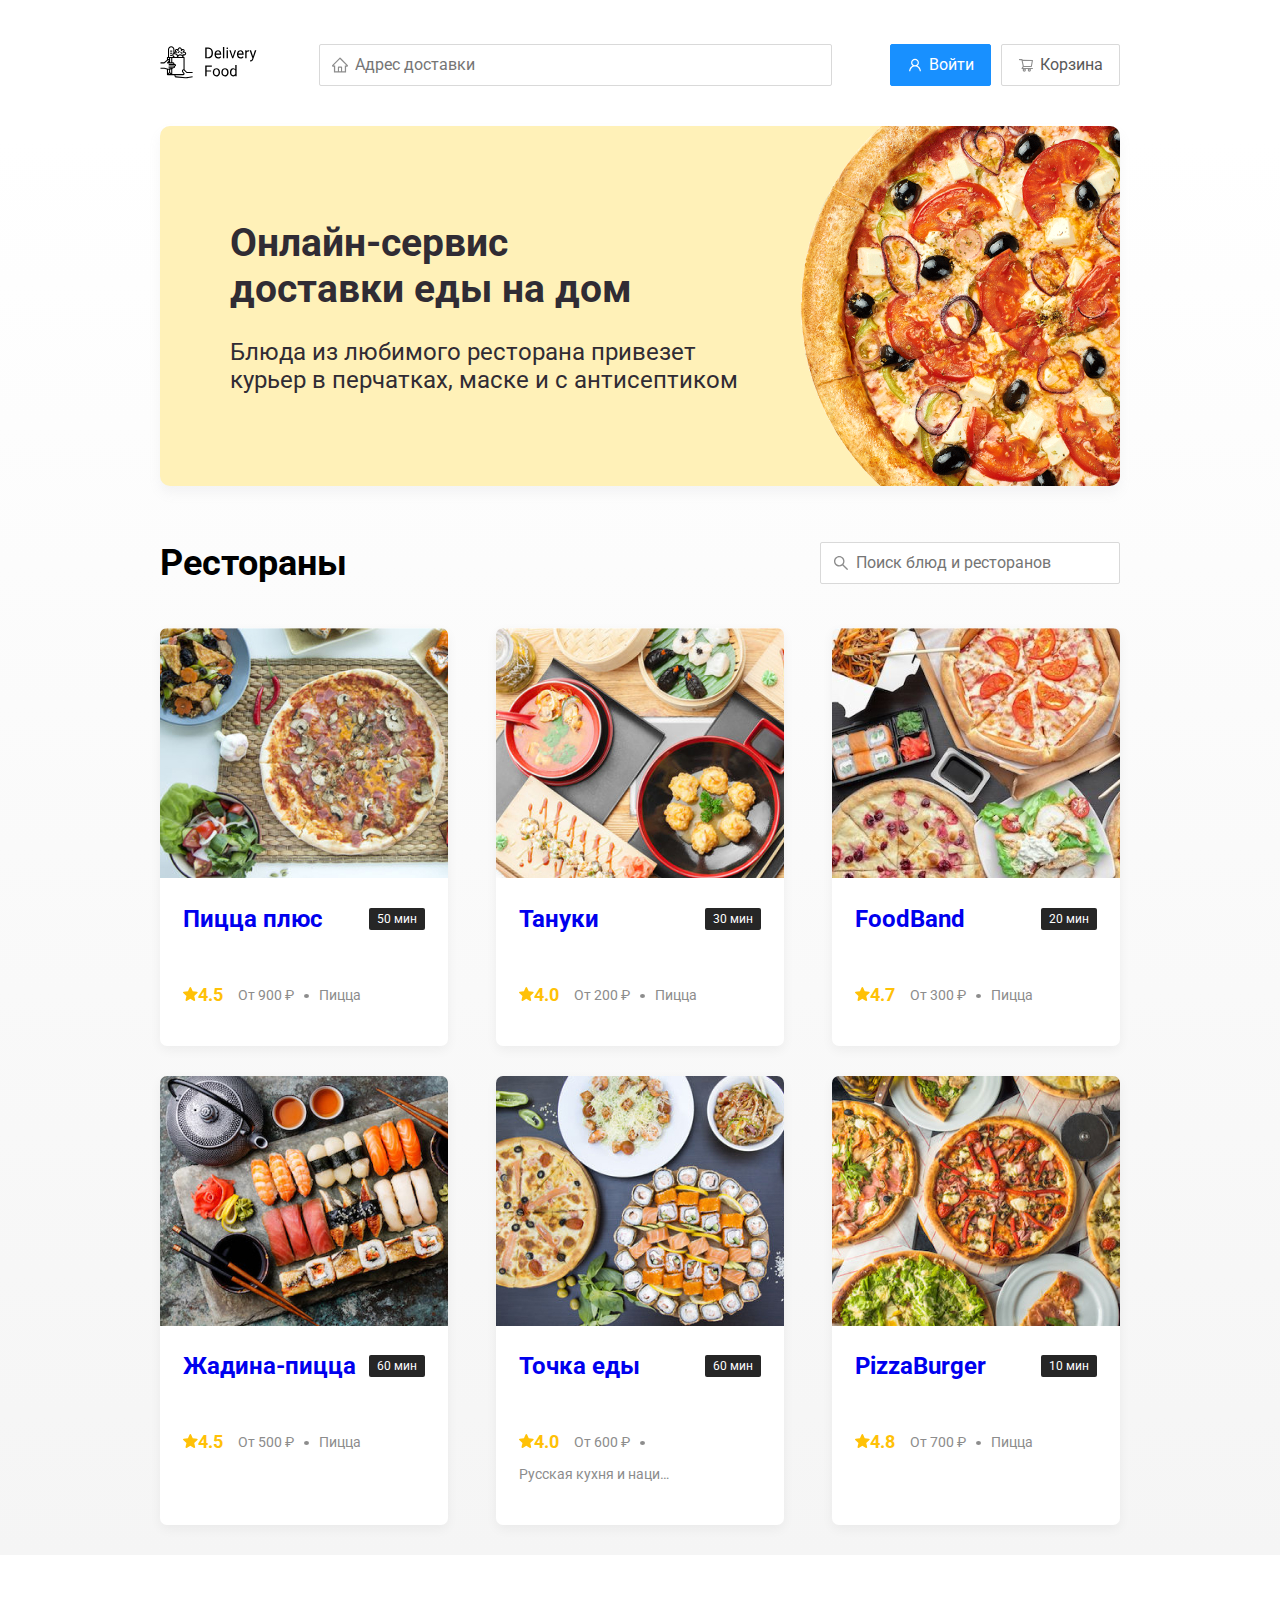
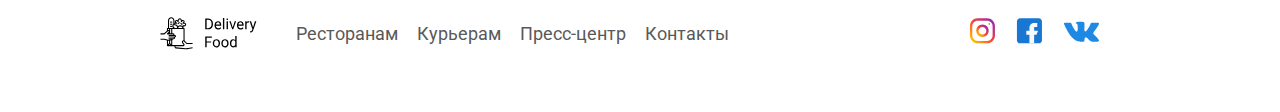
<file: index.html>
<!DOCTYPE html>
<html lang="en">
<head>
	<meta charset="UTF-8">
	<meta name="viewport" content="width=device-width, initial-scale=1.0"/>
	<title>Delivery Food - доставка еды на дом</title>
	<link href="https://fonts.googleapis.com/css?family=Roboto:400,700&display=swap&subset=cyrillic" rel="stylesheet">
	<link rel="stylesheet" href="css/normalize.css">
	<link rel="stylesheet" href="css/style.css">
</head>
<body>
	<div class="container">
		<header class="header">
			<a href="index.html" class="logo">
				<img src="img/logo.svg" alt="Logo">
			</a>
		<input type="text" class="input input-address" placeholder="Адрес доставки">
		<div class="buttons">
			<button class="button button-primary">
				<img src="img/user.svg" alt="user" class="button-icon">
				<span class="button-text">
					Войти
				</span>
			</button>
			<button class="button">
				<img src="img/shopping-cart.svg" alt="cart" class="button-icon">
				<span class="button-text">
					Корзина
				</span>
			</button>
		</div>
	    </header>
	</div>
	<main class="main">
		<div class="container">
			<section class="promo">
	    	<h1 class="promo-title">
	    		Онлайн-сервис <br/>доставки еды на дом
	    	</h1>
	    	<p class="promo-text">
	    		Блюда из любимого ресторана привезет курьер в перчатках, маске и с антисептиком
	    	</p>
	    </section>
	    <section class="restaurants">
	    	<div class="section-heading">
	    		<h2 class="section-title">
	    			Рестораны
	    		</h2>
	    		<input type="text" class="input input-search" placeholder="Поиск блюд и ресторанов">
	    	</div>
	    	<div class="cards">
	    		<a href="restaurant.html" class="card">
	    			<img src="img/image.jpg" alt="image" class="card-image">
	    			<div class="card-text">
	    				<div class="card-heading">
	    					<h3 class="card-title">
	    						Пицца плюс
	    					</h3>
	    					<span class="card-tag tag">
	    						50 мин
	    					</span>
	    				</div>
	    				<div class="card-info">
	    					<div class="rating"><img src="img/Vector.svg" alt="rating">4.5</div>
	    					<div class="price">От 900 ₽</div>
	    					<div class="category">Пицца</div>
	    				</div>
	    			</div>
	    		</a>
	    		<a href="restaurant.html" class="card">
	    			<img src="img/image1.jpg" alt="image" class="card-image">
	    			<div class="card-text">
	    				<div class="card-heading">
	    					<h3 class="card-title">
	    						Тануки
	    					</h3>
	    					<span class="card-tag tag">
	    						30 мин
	    					</span>
	    				</div>
	    				<div class="card-info">
	    					<div class="rating"><img src="img/Vector.svg" alt="rating">4.0</div>
	    					<div class="price">От 200 ₽</div>
	    					<div class="category">Пицца</div>
	    				</div>
	    			</div>
	    		</a>
	    		<a href="restaurant.html" class="card">
	    			<img src="img/image2.jpg" alt="image" class="card-image">
	    			<div class="card-text">
	    				<div class="card-heading">
	    					<h3 class="card-title">
	    						FoodBand
	    					</h3>
	    					<span class="card-tag tag">
	    						20 мин
	    					</span>
	    				</div>
	    				<div class="card-info">
	    					<div class="rating"><img src="img/Vector.svg" alt="rating">4.7</div>
	    					<div class="price">От 300 ₽</div>
	    					<div class="category">Пицца</div>
	    				</div>
	    			</div>
	    		</a>
	    		<a href="restaurant.html" class="card">
	    			<img src="img/image3.jpg" alt="image" class="card-image">
	    			<div class="card-text">
	    				<div class="card-heading">
	    					<h3 class="card-title">
	    						Жадина-пицца
	    					</h3>
	    					<span class="card-tag tag">
	    						60 мин
	    					</span>
	    				</div>
	    				<div class="card-info">
	    					<div class="rating"><img src="img/Vector.svg" alt="rating">4.5</div>
	    					<div class="price">От 500 ₽</div>
	    					<div class="category">Пицца</div>
	    				</div>
	    			</div>
	    		</a>
	    		<a href="restaurant.html" class="card">
	    			<img src="img/image4.jpg" alt="image" class="card-image">
	    			<div class="card-text">
	    				<div class="card-heading">
	    					<h3 class="card-title">
	    						Точка еды
	    					</h3>
	    					<span class="card-tag tag">
	    						60 мин
	    					</span>
	    				</div>
	    				<div class="card-info">
	    					<div class="rating"><img src="img/Vector.svg" alt="rating">4.0</div>
	    					<div class="price">От 600 ₽</div>
	    					<div class="category">Русская кухня и национальная</div>
	    				</div>
	    			</div>
	    		</a>
	    		<a href="restaurant.html" class="card">
	    			<img src="img/image5.jpg" alt="image" class="card-image">
	    			<div class="card-text">
	    				<div class="card-heading">
	    					<h3 class="card-title">
	    						PizzaBurger
	    					</h3>
	    					<span class="card-tag tag">
	    						10 мин
	    					</span>
	    				</div>
	    				<div class="card-info">
	    					<div class="rating"><img src="img/Vector.svg" alt="rating">4.8</div>
	    					<div class="price">От 700 ₽</div>
	    					<div class="category">Пицца</div>
	    				</div>
	    			</div>
	    		</a>
	    		</div>
	    	</div>
	    </section>
		</div>
	</main>
	<footer class="footer">
		<div class="container">
			<div class="footer-block">
				<img src="img/logo.svg" alt="logo" class="logo footer-logo">
				<nav class="footer-nav">
					<a href="#" class="footer-link">Ресторанам</a>
					<a href="#" class="footer-link">Курьерам</a>
					<a href="#" class="footer-link">Пресс-центр</a>
					<a href="#" class="footer-link">Контакты</a>
				</nav>
				<div class="social-links">
					<a href="#" class="social-link"><img src="img/insta.svg" alt="instagram"></a>
					<a href="#" class="social-link"><img src="img/facebook.svg" alt="Facebook"></a>
					<a href="#" class="social-link"><img src="img/VK.svg" alt="VK"></a>
				</div>
			</div>
		</div>
	</footer>
</body>
</html>
</file>
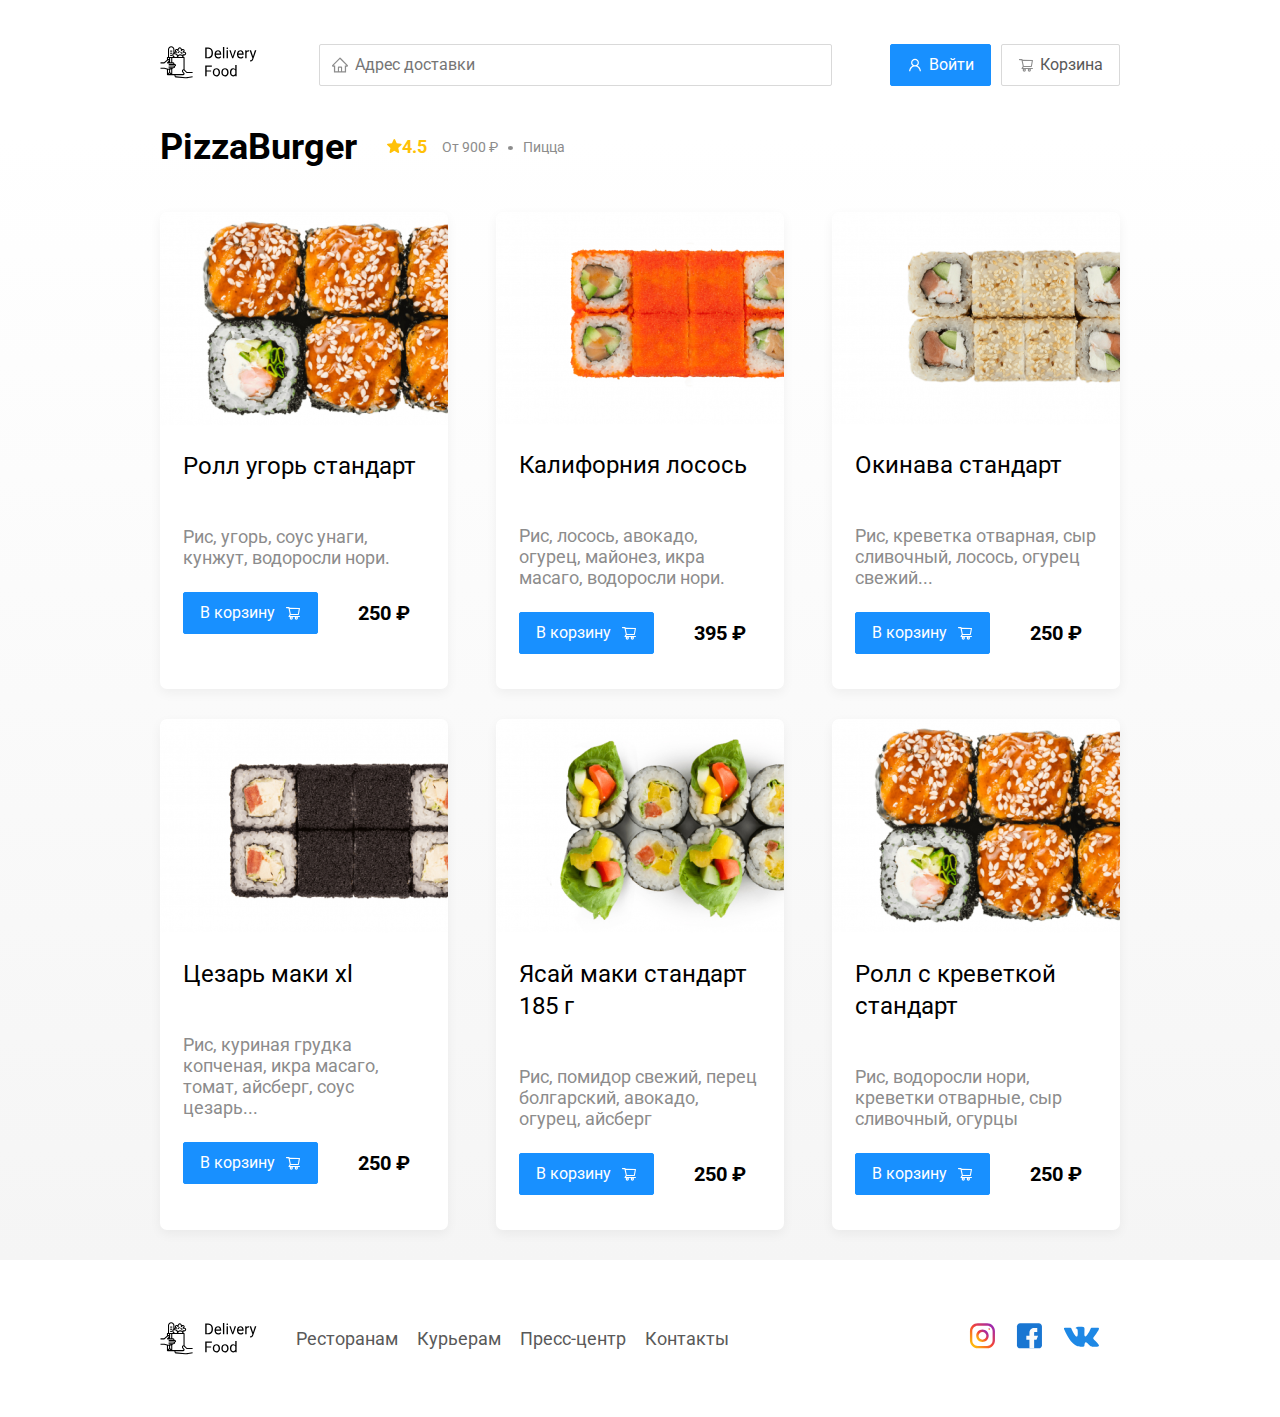
<file: restaurant.html>
<!DOCTYPE html>
<html lang="en">
<head>
	<meta charset="UTF-8">
	<meta name="viewport" content="width=device-width, initial-scale=1.0"/>
	<title>PizzaBurger - доставка еды на дом</title>
	<link href="https://fonts.googleapis.com/css?family=Roboto:400,700&display=swap&subset=cyrillic" rel="stylesheet">
	<link rel="stylesheet" href="css/normalize.css">
	<link rel="stylesheet" href="css/animate.css">
	<link rel="stylesheet" href="css/style.css">
</head>
<body>
	<div class="container">
		<header class="header">
		<a href="index.html" class="logo">
				<img src="img/logo.svg" alt="Logo"></a>
		<input type="text" class="input input-address" placeholder="Адрес доставки">
		<div class="buttons">
			<button class="button button-primary">
				<img src="img/user.svg" alt="user" class="button-icon">
				<span class="button-text">
					Войти
				</span>
			</button>
			<button class="button" id="card-button">
				<img src="img/shopping-cart.svg" alt="cart" class="button-icon">
				<span class="button-text">
					Корзина
				</span>
			</button>
		</div>
	    </header>
	</div>
	<main class="main">
		<div class="container">
	    <section class="restaurants">
	    	<div class="section-heading">
	    		<h2 class="section-title">
	    			PizzaBurger
	    		</h2>
	    		<div class="card-info">
	    					<div class="rating"><img src="img/Vector.svg" alt="rating">4.5</div>
	    					<div class="price">От 900 ₽</div>
	    					<div class="category">Пицца</div>
	    				</div>
	    	</div>
	    	<div class="cards">
	    		<div class="card wow fadeInUp" data-wow-delay="0.2s">
	    			<img src="img/restaurent6.png" alt="image" class="card-image-restaurent">
	    			<div class="card-text">
	    				<div class="card-heading">
	    					<h3 class="card-title card-title-reg">
	    						Ролл угорь стандарт
	    					</h3>
	    				</div>
	    				<div class="card-info">
	    					<div class="ingredients">Рис, угорь, соус унаги, кунжут, водоросли нори.</div>
	    				</div>
	    				<div class="card-buttons">
	    					<button class="button button-primary">
	    						<span class="button-card-text">
	    							 В корзину
	    						</span>
	    						<img src="img/shopping-cart2.svg" alt="shopping-cart" class="button-card-image">
	    					</button>
	    					<strong>
	    						<div class="card-price-bold">250 ₽</div>
	    					</strong>
	    				</div>
	    			</div>
	    		</div>
	    		<div class="card wow fadeInUp" data-wow-delay="0.4s">
	    			<img src="img/restaurent2.png" alt="image" class="card-image-restaurent">
	    			<div class="card-text">
	    				<div class="card-heading">
	    					<h3 class="card-title card-title-reg">
	    						Калифорния лосось 
	    					</h3>
	    				</div>
	    				<div class="card-info">
	    					<div class="ingredients">Рис, лосось, авокадо, огурец, майонез, икра масаго, водоросли нори.</div>
	    				</div>
	    				<div class="card-buttons">
	    					<button class="button button-primary">
	    						<span class="button-card-text">
	    							 В корзину
	    						</span>
	    						<img src="img/shopping-cart2.svg" alt="shopping-cart" class="button-card-image">
	    					</button>
	    					<strong>
	    						<div class="card-price-bold">395 ₽</div>
	    					</strong>
	    				</div>
	    			</div>
	    		</div>
	    		<div class="card wow fadeInUp" data-wow-delay="0.6s">
	    			<img src="img/restaurent3.png" alt="image" class="card-image-restaurent">
	    			<div class="card-text">
	    				<div class="card-heading">
	    					<h3 class="card-title card-title-reg">
	    						Окинава стандарт
	    					</h3>
	    				</div>
	    				<div class="card-info">
	    					<div class="ingredients"> Рис, креветка отварная, сыр сливочный, лосось, огурец свежий...</div>
	    				</div>
	    				<div class="card-buttons">
	    					<button class="button button-primary">
	    						<span class="button-card-text">
	    							 В корзину
	    						</span>
	    						<img src="img/shopping-cart2.svg" alt="shopping-cart" class="button-card-image">
	    					</button>
	    					<strong>
	    						<div class="card-price-bold">250 ₽</div>
	    					</strong>
	    				</div>
	    			</div>
	    		</div>
	    		<div class="card wow fadeInUp" data-wow-delay="0.2s">
	    			<img src="img/restaurent4.png" alt="image" class="card-image-restaurent">
	    			<div class="card-text">
	    				<div class="card-heading">
	    					<h3 class="card-title card-title-reg">
	    						Цезарь маки хl
	    					</h3>
	    				</div>
	    				<div class="card-info">
	    					<div class="ingredients">Рис, куриная грудка копченая, икра масаго, томат, айсберг, соус цезарь...</div>
	    				</div>
	    				<div class="card-buttons">
	    					<button class="button button-primary">
	    						<span class="button-card-text">
	    							 В корзину
	    						</span>
	    						<img src="img/shopping-cart2.svg" alt="shopping-cart" class="button-card-image">
	    					</button>
	    					<strong>
	    						<div class="card-price-bold">250 ₽</div>
	    					</strong>
	    				</div>
	    			</div>
	    		</div>
	    		<div class="card wow fadeInUp" data-wow-delay="0.4s">
	    			<img src="img/restaurent5.png" alt="image" class="card-image-restaurent">
	    			<div class="card-text">
	    				<div class="card-heading">
	    					<h3 class="card-title card-title-reg">
	    						Ясай маки стандарт 185 г
	    					</h3>
	    				</div>
	    				<div class="card-info">
	    					<div class="ingredients">Рис, помидор свежий, перец болгарский, авокадо, огурец, айсберг</div>
	    				</div>
	    				<div class="card-buttons">
	    					<button class="button button-primary">
	    						<span class="button-card-text">
	    							 В корзину
	    						</span>
	    						<img src="img/shopping-cart2.svg" alt="shopping-cart" class="button-card-image">
	    					</button>
	    					<strong>
	    						<div class="card-price-bold">250 ₽</div>
	    					</strong>
	    				</div>
	    			</div>
	    		</div>
	    		<div class="card wow fadeInUp" data-wow-delay="0.6s">
	    			<img src="img/restaurent6.png" alt="image" class="card-image-restaurent">
	    			<div class="card-text">
	    				<div class="card-heading">
	    					<h3 class="card-title card-title-reg">
	    						Ролл с креветкой стандарт
	    					</h3>
	    				</div>
	    				<div class="card-info">
	    					<div class="ingredients">Рис, водоросли нори, креветки отварные, сыр сливочный, огурцы</div>
	    				</div>
	    				<div class="card-buttons">
	    					<button class="button button-primary">
	    						<span class="button-card-text">
	    							 В корзину
	    						</span>
	    						<img src="img/shopping-cart2.svg" alt="shopping-cart" class="button-card-image">
	    					</button>
	    					<strong>
	    						<div class="card-price-bold">250 ₽</div>
	    					</strong>
	    				</div>
	    			</div>
	    		</div>
	    	</div>
	    </section>
		</div>
	</main>
	<footer class="footer">
		<div class="container">
			<div class="footer-block">
				<img src="img/logo.svg" alt="logo" class="logo footer-logo">
				<nav class="footer-nav">
					<a href="#" class="footer-link">Ресторанам</a>
					<a href="#" class="footer-link">Курьерам</a>
					<a href="#" class="footer-link">Пресс-центр</a>
					<a href="#" class="footer-link">Контакты</a>
				</nav>
				<div class="social-links">
					<a href="#" class="social-link"><img src="img/insta.svg" alt="instagram"></a>
					<a href="#" class="social-link"><img src="img/facebook.svg" alt="Facebook"></a>
					<a href="#" class="social-link"><img src="img/VK.svg" alt="VK"></a>
				</div>
			</div>
		</div>
	</footer>
	<div class="modal">
		<div class="modal-dialog">
			<div class="modal-header">
				<h3 class="modal-title">Корзина</h3>
				<button class="close">&times</button>
			</div>
			<div class="modal-body">
				<div class="food-row">
					<span class="food-name">Ролл угорь стандарт</span>
					<strong class="food-price">
						250 ₽
					</strong>
					<div class="food-counter">
						<button class="counter-button">-</button>
						<span class="counter">
							1
						</span>
						<button class="counter-button">+</button>
					</div>
				</div>
				<div class="food-row">
					<span class="food-name">Ролл угорь стандарт</span>
					<strong class="food-price">
						250 ₽
					</strong>
					<div class="food-counter">
						<button class="counter-button">-</button>
						<span class="counter">
							1
						</span>
						<button class="counter-button">+</button>
					</div>
				</div>
				<div class="food-row">
					<span class="food-name">Ролл угорь стандарт</span>
					<strong class="food-price">
						250 ₽
					</strong>
					<div class="food-counter">
						<button class="counter-button">-</button>
						<span class="counter">
							1
						</span>
						<button class="counter-button">+</button>
					</div>
				</div>
				<div class="food-row">
					<span class="food-name">Ролл угорь стандарт</span>
					<strong class="food-price">
						250 ₽
					</strong>
					<div class="food-counter">
						<button class="counter-button">-</button>
						<span class="counter">
							1
						</span>
						<button class="counter-button">+</button>
					</div>
				</div>
				<div class="food-row">
					<span class="food-name">Ролл угорь стандарт</span>
					<strong class="food-price">
						250 ₽
					</strong>
					<div class="food-counter">
						<button class="counter-button">-</button>
						<span class="counter">
							1
						</span>
						<button class="counter-button">+</button>
					</div>
				</div>
			</div>
			<div class="modal-footer">
				<span class="modal-pricetag">1250 ₽</span>
				<div class="footer-buttons">
					<button class="button button-primary">
						Оформить заказ
					</button>
					<button class="button">
						Отмена
					</button>
				</div>
			</div>
		</div>
	</div>
	<script src="js/wow.min.js"></script>
	<script src="js/main.js"></script>
</body>
</html>
</file>
<file: css/style.css>
*{
	box-sizing: border-box;
}

body{
	font-family: 'Roboto', sans-serif;
	padding-top: 44px;
}

.container{
	max-width: 1200px;
	margin: auto;
}

.header{
	display: flex;
	align-items: center;
	justify-content: space-between;
	margin-bottom: 40px;
}

.input{
	background: #fff;
	border: 1px solid #d9d9d9;
	border-radius: 2px;
	font-size: 16px;
	line-height: 24px;
	padding: 8px;
	padding-left: 35px;
	background-repeat: no-repeat;
	background-position: left 11px center;
}

.input-address{
	flex: 0.8;
	background-image: url(../img/home.svg);
	
}

.input-search{
	width: 300px;
	background-image: url(../img/search.svg);
	margin-left: auto;
}


.buttons{
	display: flex;
	align-items: center;
}


.button{
	display: flex;
	align-items: center;
	padding: 8px 16px;
	background: #FFFFFF;
    border: 1px solid #D9D9D9;
    box-sizing: border-box;
    box-shadow: 0px 0px 2px rgba(0, 0, 0, 0.0015);
    border-radius: 2px;
    color: #595959;
    font-size: 16px;
    line-height: 24px;

}

.button-primary{
	background: #1890FF;
	border: 1px solid #1890FF;
	color: #fff;
	margin-right: 10px;
}
.button-card-text{
	margin-right: 10px;
}

.button-icon{
	margin-right: 6px;
}

.promo{
	box-shadow: 0px 7px 12px rgba(158, 158, 163, 0.1);
	background: #FFF1B8 url(../img/promo-image.jpeg) no-repeat top -100px right -247px / 924px;
	border-radius: 10px;
	padding: 68px 70px;
	margin-bottom: 56px;
}

.promo-text{
	max-width: 538px;
	font-style: normal;
    font-weight: normal;
    font-size: 24px;
    line-height: 28px;
    color: #302C34;
}

.promo-title{
	font-style: normal;
	font-weight: bold;
	color: #302C34;
	font-size: 39px;
	line-height: 46px;

}

.section-heading{
	display: flex;
	align-items: center;
	margin-bottom: 44px;
}

.section-title{
	font-style: normal;
    font-weight: bold;
    font-size: 36px;
    line-height: 42px;
    color: #000000;
    margin: 0;
    margin-right: 30px;
}
.cards{
	display: flex;
	flex-wrap: wrap;  /*чтобы карточки переносились*/
	
	justify-content: space-between;
}
.card{
	background: #FFFFFF;
	box-shadow: 0px 4px 12px rgba(0, 0, 0, 0.05);
	border-radius: 7px;
	overflow: hidden;
	margin-bottom: 30px;
	flex-basis: 30%;
	text-decoration: none;
}

.card-image{
	width: 384px;
    height: 250px;
    object-fit: cover; /*чтобы картинка сама обрезалась, автоматически*/
}

.card-text{
	padding-top: 20px;
	padding-bottom: 35px;
	padding-left: 23px;
	padding-right: 23px;
}

.card-heading{
	display: flex;
	align-items: center;
	justify-content: space-between;
	margin-bottom: 44px;
}

.card-title{
	margin: 0;
	font-style: normal;
    font-weight: bold;
    font-size: 24px;
    line-height: 32px;
}
.card-title-reg{
	font-weight: 400;
}

.card-tag{
	font-style: normal;
    font-weight: normal;
    font-size: 12px;
    line-height: 20px;
    color: #fff;
    background: #262626;
    border-radius: 2px;
    padding: 1px 8px;
}

.card-info{
	display: flex;
	align-items: center;
	flex-wrap: wrap;
}

.card-buttons{
	display: flex;
	align-items: center;
	margin-top: 24px;
}
.card-price-bold{
	font-weight: bold;
    font-size: 20px;
    line-height: 32px;
    margin-left: 30px;
}


.rating{
	margin-right: 26px;
	font-size: 18px;
    line-height: 32px;
    color: #FFC107;
    font-weight: bold;
}

.price, .category{
	color: #8C8C8C;
	font-size: 18px;
    line-height: 32px;
}

.price{
	margin-right: 10px;
}

.ingredients{
	color: #8C8C8C;
	font-size: 18px;
    line-height: 21px;

}
.category{
	text-overflow: ellipsis;     /*скрыть часть текста*/
	overflow: hidden;
	white-space: nowrap;
	max-width: 150px;
}
.price:after{
	content: "";
	width: 5px;
	height: 4px;
	background-color: #8C8C8C;
	display: inline-block;
	vertical-align: middle;
	border-radius: 50%;
	margin-left: 10px;
}

.main{
	background: linear-gradient(180deg, rgba(245, 245, 245, 0) 1.04%, #F5F5F5 100%);
}

.footer{
	padding: 60px 0;
}

.footer-block{
	display: flex;
	align-items: center;
	justify-content: space-between;
}

.footer-link{
	display: inline-block;
	color: #595959;
	text-decoration: none;
	font-style: normal;
    font-weight: normal;
    font-size: 18px;
    line-height: 21px;
}

.footer-link:not(last-child){
	margin-right: 15px;
}

.footer-nav{
	margin-right: auto;
	margin-left: 35px;
}

.social-links{
	display: flex;
	align-items: center;

}

.social-link:not(last-child){
	margin-right: 21px;
}

.modal{
	position: fixed;
	left: 0;
	top: 0;
	width: 100%;
	height: 100%;
	background: rgba(0, 0, 0, 0.4);
	display: none;
}
.is-open{
	display: flex;
}

.modal-dialog{
	max-width: 780px;
	width: 95%;
    background: #FFFFFF;
    border-radius: 5px;
    margin: auto;
    padding: 40px 45px;
}
.modal-header{
	display: flex;
	align-items: center;
	justify-content: space-between;
	margin-bottom: 45px;
}
.modal-title{
	margin: 0;
	font-weight: bold;
    font-size: 36px;
    line-height: 42px;
}
.modal-body{
	margin-bottom: 52px;

}
.close{
	font-size: 36px;
	border: none;
	background-color: transparent;
}

.food-row{
	display: flex;
	align-items: flex-start;
	justify-content: space-between;
	padding-bottom: 8px;
	border-bottom: 1px solid #d9d9d9;
	margin-bottom: 15px;
}
.food-name{
	font-weight: normal;
    font-size: 18px;
    line-height: 32px;
}

.food-price{
	margin-left: auto;
	margin-right: 47px;
	font-weight: bold;
    font-size: 20px;
    line-height: 32px;
}
.counter-button{
	display: flex;
	align-items: center;
	justify-content: center;
	width: 39px;
	height: 32px;
	background: #FFFFFF;
    border: 1px solid #40A9FF;
    box-sizing: border-box;
    border-radius: 2px;
    font-weight: normal;
    font-size: 14px;
    line-height: 22px;
    color: #40A9FF;
}

.counter{
	font-size: 16px;
	line-height: 24px;
	margin-left: 10px;
	margin-right: 10px;
}

.food-counter{
	display: flex;
	align-items: center;
}

.modal-footer{
	display: flex;
	align-items: center;
	justify-content: space-between;
}
.modal-pricetag{
	background: #262626;
    border-radius: 5px;
    color: #fff;
    padding: 15px 20px;
}
.footer-buttons{
	display: flex;
	align-items: center;
}

@media (max-width: 1366px) {    /*для ноута*/
 .container{
 	max-width: 960px;
 }
 .promo{
 	background-position: center right -300px;
 	background-size: 750px;
 }

 .rating{
 	margin-right: 15px;
 }

 .category, .price{
 	font-size: 14px;
 }
}

@media(max-width: 992px){
	.container{
		max-width: 750px;
	}
	.promo{
		padding: 50px;
		background-size: 500px;
		background-position: center right -200px;
	}
	.promo-text{
		font-size: 18px;
		max-width: 400px;
	}
	.card{
		flex-basis: 49%;
	}
	.footer-link{
		font-size: 16px;
	}
}

@media(max-width: 768px){
	.container{
		max-width: 560px;
	}
	.card-info{
		flex-wrap: wrap;
	}
	.card .rating{
		flex-basis: 100%;
	}
	.card-title{
		font-size: 18px;
	}
	.promo{
		background-size: 400px;
		background-position: bottom 50px right -200px;
	}
	.promo-title{
		font-size: 24px;
		line-height: 1.4;
	}
	.promo-text{
		margin-top: 0;
	}
}

@media(max-width: 578px){
	.container{
		width: 90%;
	}
	.header{
		flex-wrap: wrap;
	}
	.input-address{
		order: 5;
		margin-top: 15px;
		flex: 1;
	}
	.promo{
		background-image: none;
	}

	.promo-title{
		margin-bottom: 10px;
	}
	.sectiom-title{
		font-size: 20px;
	}
	.card{
		flex-basis: 100%;
	}
	.card-image{
		width: 100%;
	}
	.footer{
		padding: 30px 0;
	}
	.footer-block{
		align-items: flex-start;
	}
	.footer-nav{
		margin-left: 0;
		margin-right: 0;
		order: 0;
		display: flex;
		flex-direction: column;
	}
	.footer-logo{
		order: 1;
		margin-right: 15px;
	}
	.social-links{
		order: 2;
	}
}
@media(max-width: 480px){
	.button-text{
		display: none;
	}
	.button{
		min-height: 40px;
	}
	.button-icon{
		margin: 0;
	}
	.promo{
		padding: 20px;
	}
	.section-heading{
		flex-wrap: wrap;
	}
	.footer-block{
		flex-wrap: wrap;
		flex-direction: column;
		align-items: center;
	}
	.footer-logo{
		order: 0;
		margin-bottom: 20px;
	}
	.footer-nav{
		margin-bottom: 20px;
		text-align: center;
	}
	.footer-link:not(last-child){
		margin-right: 0;
	}
}
</file>
